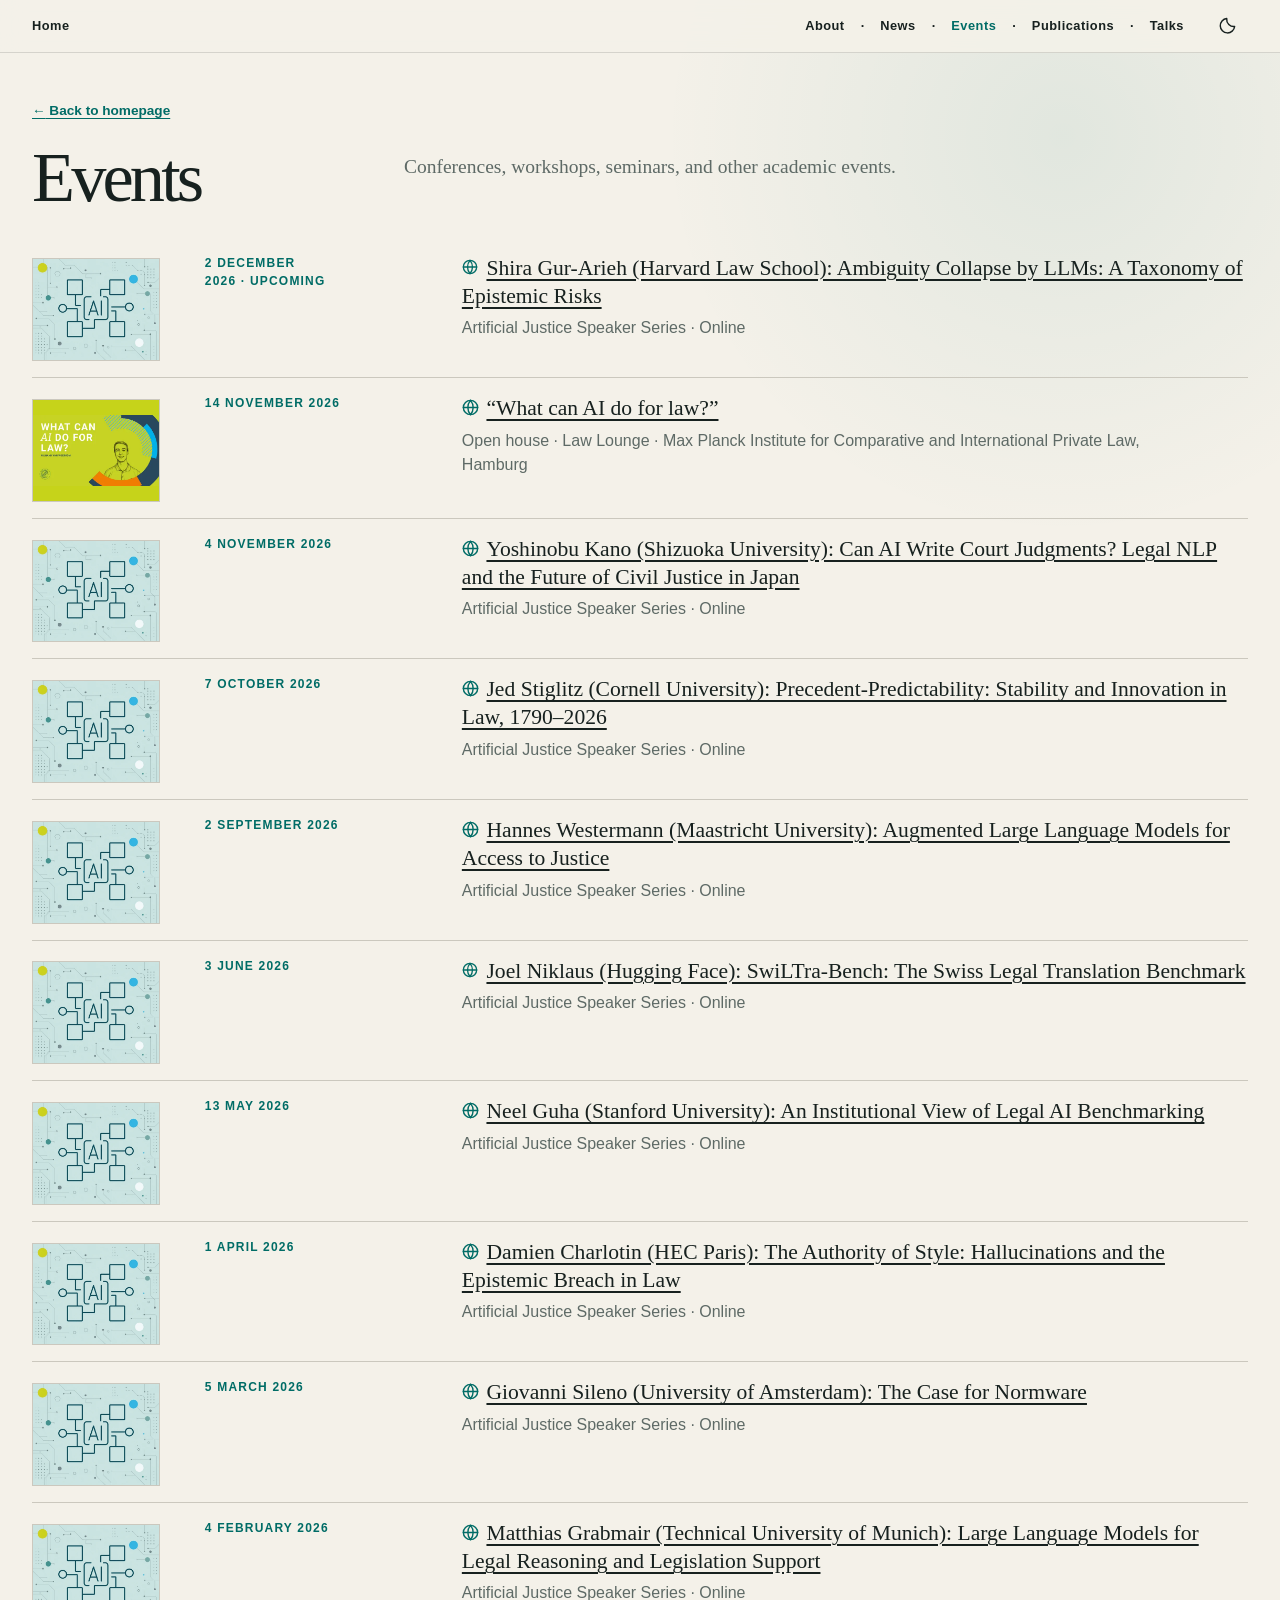
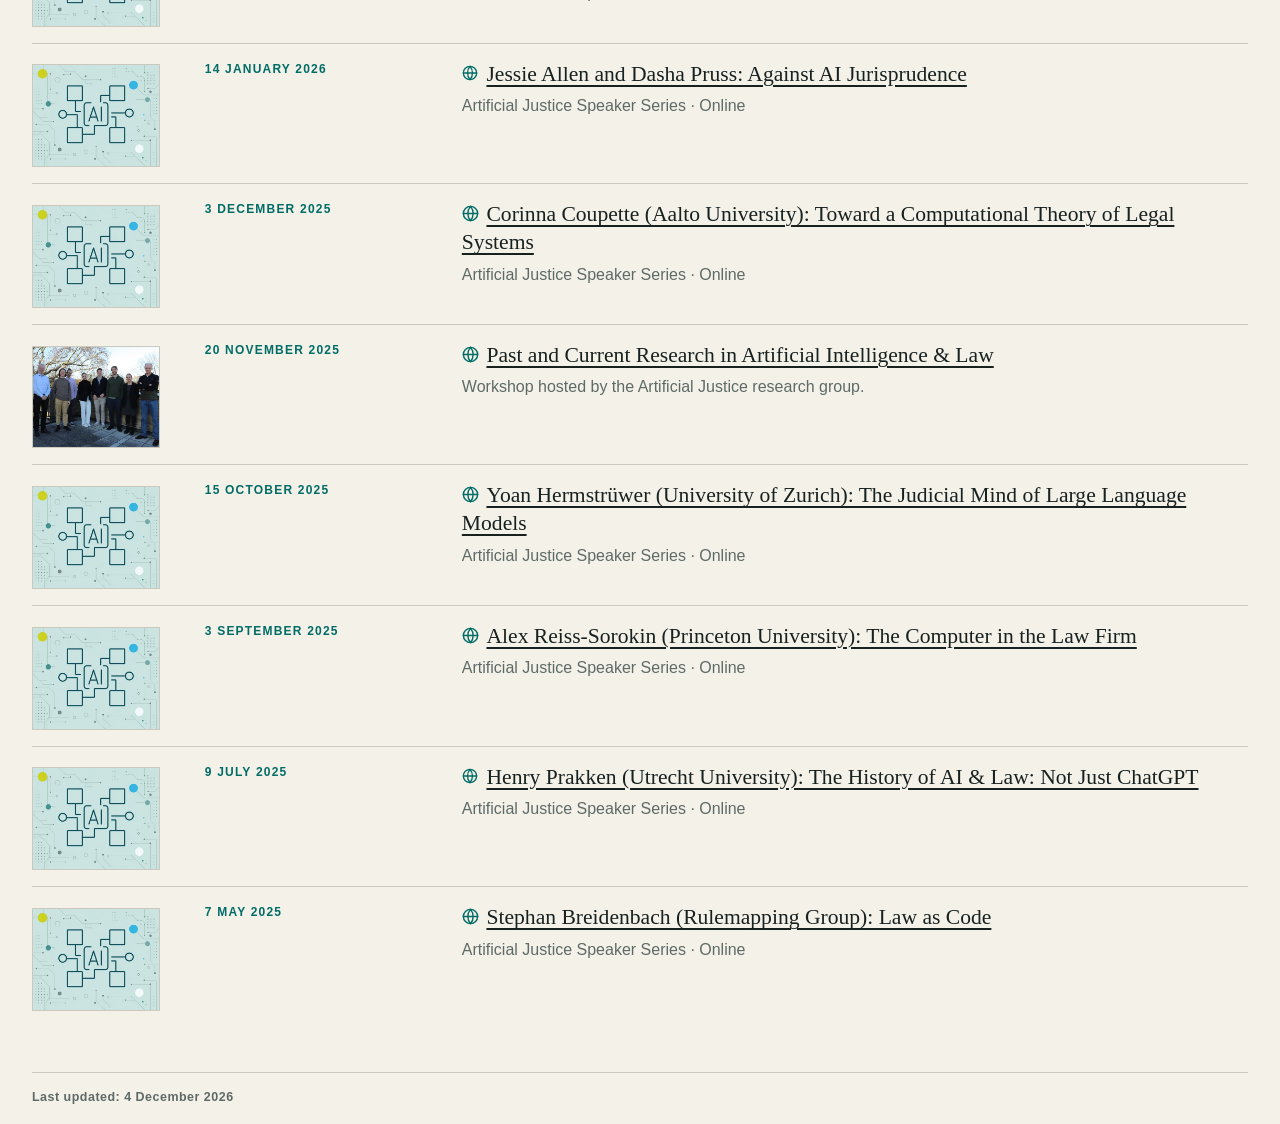
<file: events.html>
<!doctype html>
<html lang="en">
  <head>
    <meta charset="utf-8">
    <meta name="viewport" content="width=device-width, initial-scale=1">
    <meta name="theme-color" content="#f4f1e9">
    <meta name="description" content="Conferences, workshops, seminars, and other academic events.">
    <title>Events — Wijnand van Woerkom</title>
    <link rel="icon" href="favicon.ico?v=1" sizes="16x16 32x32 48x48 64x64">
    <link rel="icon" href="assets/icons/favicon.svg?v=13" type="image/svg+xml" sizes="any">
    <link rel="icon" href="assets/icons/favicon-32.png?v=13" sizes="32x32" type="image/png">
    <link rel="apple-touch-icon" href="assets/icons/apple-touch-icon.png?v=13">
    <script src="scripts/theme.js?v=4"></script>
    <link rel="stylesheet" href="styles.css?v=61">
    <script src="scripts/site.js?v=16" defer></script>
    <script src="scripts/lightbox.js?v=1" defer></script>
    <!-- Cloudflare Web Analytics -->
    <script
      type="module"
      src="https://static.cloudflareinsights.com/beacon.min.js"
      data-cf-beacon='{"token":"e4d41b147d684d9581b0b6d84099897e"}'
    ></script>
    <!-- End Cloudflare Web Analytics -->
  </head>
  <body>
    <a class="skip-link" href="#main-content">Skip to main content</a>

    <header class="site-header">
      <div class="header-inner">
        <nav aria-label="Primary navigation">
          <a class="home-link" href="index.html">Home</a>
          <span class="nav-separator nav-separator-home" aria-hidden="true">·</span>
          <a href="index.html#about">About</a>
          <span class="nav-separator" aria-hidden="true">·</span>
          <a href="news.html">News</a>
          <span class="nav-separator" aria-hidden="true">·</span>
          <a href="events.html" aria-current="page">Events</a>
          <span class="nav-separator" aria-hidden="true">·</span>
          <a href="index.html#publications">Publications</a>
          <span class="nav-separator" aria-hidden="true">·</span>
          <a href="index.html#talks">Talks</a>
        </nav>
        <button class="theme-toggle" type="button" data-theme-toggle aria-label="Switch to dark mode" title="Switch to dark mode" hidden>
          <svg class="theme-icon-moon" viewBox="0 0 24 24" aria-hidden="true" focusable="false">
            <path d="M20.8 13.1A9 9 0 0 1 10.9 3.2a9 9 0 1 0 9.9 9.9Z"></path>
          </svg>
          <svg class="theme-icon-sun" viewBox="0 0 24 24" aria-hidden="true" focusable="false">
            <circle cx="12" cy="12" r="4"></circle>
            <path d="M12 2v2M12 20v2M2 12h2M20 12h2M4.93 4.93l1.42 1.42M17.65 17.65l1.42 1.42M4.93 19.07l1.42-1.42M17.65 6.35l1.42-1.42"></path>
          </svg>
        </button>
      </div>
    </header>

    <main class="listing-page" id="main-content">
      <a class="back-link" href="index.html#events"><span aria-hidden="true">←</span> Back to homepage</a>
      <header class="listing-intro">
        <h1>Events</h1>
        <p>Conferences, workshops, seminars, and other academic events.</p>
      </header>

      <ol class="archive-list">
        <!-- Add new entries at the top and copy the first three to index.html. -->
        <li>
          <a class="item-thumbnail" href="assets/thumbnails/full/artificial-justice-light.webp?v=2" data-lightbox data-lightbox-dark="assets/thumbnails/full/artificial-justice-dark.webp?v=2" aria-haspopup="dialog" aria-label="Enlarge image for Shira Gur-Arieh (Harvard Law School): Ambiguity Collapse by LLMs: A Taxonomy of Epistemic Risks">
            <img class="thumbnail-light" src="assets/thumbnails/artificial-justice-light.webp?v=4" alt="" width="480" height="384" loading="lazy" decoding="async">
            <img class="thumbnail-dark" src="assets/thumbnails/artificial-justice-dark.webp?v=4" alt="" width="480" height="384" loading="lazy" decoding="async">
          </a>
          <p class="entry-date"><time datetime="2026-12-02">2 December 2026</time>&nbsp;<span class="entry-status">· Upcoming</span></p>
          <div>
            <h2>
              <a href="https://events.mpipriv.de/b?p=speaker_series_with_shira_gur_arieh">Shira Gur-Arieh (Harvard Law School): Ambiguity Collapse by LLMs: A Taxonomy of Epistemic Risks</a>
            </h2>
            <p>Artificial Justice Speaker Series · Online</p>
          </div>
        </li>
        <li>
          <a class="item-thumbnail" href="assets/thumbnails/full/lawsnack.webp" data-lightbox aria-haspopup="dialog" aria-label="Enlarge image for What can AI do for law?">
            <img class="thumbnail-lawsnack" src="assets/thumbnails/lawsnack.webp" alt="" width="480" height="384" loading="lazy" decoding="async">
          </a>
          <time datetime="2026-11-14">14 November 2026</time>
          <div>
            <h2>
              <a href="https://www.mpipriv.de/open-house">“What can AI do for law?”</a>
            </h2>
            <p>Open house · Law Lounge · Max Planck Institute for Comparative and International Private Law, Hamburg</p>
          </div>
        </li>
        <li>
          <a class="item-thumbnail" href="assets/thumbnails/full/artificial-justice-light.webp?v=2" data-lightbox data-lightbox-dark="assets/thumbnails/full/artificial-justice-dark.webp?v=2" aria-haspopup="dialog" aria-label="Enlarge image for Yoshinobu Kano (Shizuoka University): Can AI Write Court Judgments? Legal NLP and the Future of Civil Justice in Japan">
            <img class="thumbnail-light" src="assets/thumbnails/artificial-justice-light.webp?v=4" alt="" width="480" height="384" loading="lazy" decoding="async">
            <img class="thumbnail-dark" src="assets/thumbnails/artificial-justice-dark.webp?v=4" alt="" width="480" height="384" loading="lazy" decoding="async">
          </a>
          <time datetime="2026-11-04">4 November 2026</time>
          <div>
            <h2>
              <a href="https://www.mpipriv.de/events/47195/1926527">Yoshinobu Kano (Shizuoka University): Can AI Write Court Judgments? Legal NLP and the Future of Civil Justice in Japan</a>
            </h2>
            <p>Artificial Justice Speaker Series · Online</p>
          </div>
        </li>
        <li>
          <a class="item-thumbnail" href="assets/thumbnails/full/artificial-justice-light.webp?v=2" data-lightbox data-lightbox-dark="assets/thumbnails/full/artificial-justice-dark.webp?v=2" aria-haspopup="dialog" aria-label="Enlarge image for Jed Stiglitz (Cornell University): Precedent-Predictability: Stability and Innovation in Law, 1790–2026">
            <img class="thumbnail-light" src="assets/thumbnails/artificial-justice-light.webp?v=4" alt="" width="480" height="384" loading="lazy" decoding="async">
            <img class="thumbnail-dark" src="assets/thumbnails/artificial-justice-dark.webp?v=4" alt="" width="480" height="384" loading="lazy" decoding="async">
          </a>
          <time datetime="2026-10-07">7 October 2026</time>
          <div>
            <h2>
              <a href="https://www.mpipriv.de/events/46860/1929073">Jed Stiglitz (Cornell University): Precedent-Predictability: Stability and Innovation in Law, 1790–2026</a>
            </h2>
            <p>Artificial Justice Speaker Series · Online</p>
          </div>
        </li>
        <li>
          <a class="item-thumbnail" href="assets/thumbnails/full/artificial-justice-light.webp?v=2" data-lightbox data-lightbox-dark="assets/thumbnails/full/artificial-justice-dark.webp?v=2" aria-haspopup="dialog" aria-label="Enlarge image for Hannes Westermann (Maastricht University): Augmented Large Language Models for Access to Justice">
            <img class="thumbnail-light" src="assets/thumbnails/artificial-justice-light.webp?v=4" alt="" width="480" height="384" loading="lazy" decoding="async">
            <img class="thumbnail-dark" src="assets/thumbnails/artificial-justice-dark.webp?v=4" alt="" width="480" height="384" loading="lazy" decoding="async">
          </a>
          <time datetime="2026-09-02">2 September 2026</time>
          <div>
            <h2>
              <a href="https://www.mpipriv.de/events/46498/1929073">Hannes Westermann (Maastricht University): Augmented Large Language Models for Access to Justice</a>
            </h2>
            <p>Artificial Justice Speaker Series · Online</p>
          </div>
        </li>
        <li>
          <a class="item-thumbnail" href="assets/thumbnails/full/artificial-justice-light.webp?v=2" data-lightbox data-lightbox-dark="assets/thumbnails/full/artificial-justice-dark.webp?v=2" aria-haspopup="dialog" aria-label="Enlarge image for Joel Niklaus (Hugging Face): SwiLTra-Bench: The Swiss Legal Translation Benchmark">
            <img class="thumbnail-light" src="assets/thumbnails/artificial-justice-light.webp?v=4" alt="" width="480" height="384" loading="lazy" decoding="async">
            <img class="thumbnail-dark" src="assets/thumbnails/artificial-justice-dark.webp?v=4" alt="" width="480" height="384" loading="lazy" decoding="async">
          </a>
          <time datetime="2026-06-03">3 June 2026</time>
          <div>
            <h2>
              <a href="https://www.mpipriv.de/events/45762/1929073">Joel Niklaus (Hugging Face): SwiLTra-Bench: The Swiss Legal Translation Benchmark</a>
            </h2>
            <p>Artificial Justice Speaker Series · Online</p>
          </div>
        </li>
        <li>
          <a class="item-thumbnail" href="assets/thumbnails/full/artificial-justice-light.webp?v=2" data-lightbox data-lightbox-dark="assets/thumbnails/full/artificial-justice-dark.webp?v=2" aria-haspopup="dialog" aria-label="Enlarge image for Neel Guha (Stanford University): An Institutional View of Legal AI Benchmarking">
            <img class="thumbnail-light" src="assets/thumbnails/artificial-justice-light.webp?v=4" alt="" width="480" height="384" loading="lazy" decoding="async">
            <img class="thumbnail-dark" src="assets/thumbnails/artificial-justice-dark.webp?v=4" alt="" width="480" height="384" loading="lazy" decoding="async">
          </a>
          <time datetime="2026-05-13">13 May 2026</time>
          <div>
            <h2>
              <a href="https://www.mpipriv.de/events/45510/1929073">Neel Guha (Stanford University): An Institutional View of Legal AI Benchmarking</a>
            </h2>
            <p>Artificial Justice Speaker Series · Online</p>
          </div>
        </li>
        <li>
          <a class="item-thumbnail" href="assets/thumbnails/full/artificial-justice-light.webp?v=2" data-lightbox data-lightbox-dark="assets/thumbnails/full/artificial-justice-dark.webp?v=2" aria-haspopup="dialog" aria-label="Enlarge image for Damien Charlotin (HEC Paris): The Authority of Style: Hallucinations and the Epistemic Breach in Law">
            <img class="thumbnail-light" src="assets/thumbnails/artificial-justice-light.webp?v=4" alt="" width="480" height="384" loading="lazy" decoding="async">
            <img class="thumbnail-dark" src="assets/thumbnails/artificial-justice-dark.webp?v=4" alt="" width="480" height="384" loading="lazy" decoding="async">
          </a>
          <time datetime="2026-04-01">1 April 2026</time>
          <div>
            <h2>
              <a href="https://www.mpipriv.de/events/45052/1929073">Damien Charlotin (HEC Paris): The Authority of Style: Hallucinations and the Epistemic Breach in Law</a>
            </h2>
            <p>Artificial Justice Speaker Series · Online</p>
          </div>
        </li>
        <li>
          <a class="item-thumbnail" href="assets/thumbnails/full/artificial-justice-light.webp?v=2" data-lightbox data-lightbox-dark="assets/thumbnails/full/artificial-justice-dark.webp?v=2" aria-haspopup="dialog" aria-label="Enlarge image for Giovanni Sileno (University of Amsterdam): The Case for Normware">
            <img class="thumbnail-light" src="assets/thumbnails/artificial-justice-light.webp?v=4" alt="" width="480" height="384" loading="lazy" decoding="async">
            <img class="thumbnail-dark" src="assets/thumbnails/artificial-justice-dark.webp?v=4" alt="" width="480" height="384" loading="lazy" decoding="async">
          </a>
          <time datetime="2026-03-05">5 March 2026</time>
          <div>
            <h2>
              <a href="https://www.mpipriv.de/events/44891/1929073">Giovanni Sileno (University of Amsterdam): The Case for Normware</a>
            </h2>
            <p>Artificial Justice Speaker Series · Online</p>
          </div>
        </li>
        <li>
          <a class="item-thumbnail" href="assets/thumbnails/full/artificial-justice-light.webp?v=2" data-lightbox data-lightbox-dark="assets/thumbnails/full/artificial-justice-dark.webp?v=2" aria-haspopup="dialog" aria-label="Enlarge image for Matthias Grabmair (Technical University of Munich): Large Language Models for Legal Reasoning and Legislation Support">
            <img class="thumbnail-light" src="assets/thumbnails/artificial-justice-light.webp?v=4" alt="" width="480" height="384" loading="lazy" decoding="async">
            <img class="thumbnail-dark" src="assets/thumbnails/artificial-justice-dark.webp?v=4" alt="" width="480" height="384" loading="lazy" decoding="async">
          </a>
          <time datetime="2026-02-04">4 February 2026</time>
          <div>
            <h2>
              <a href="https://www.mpipriv.de/events/44492/1929073">Matthias Grabmair (Technical University of Munich): Large Language Models for Legal Reasoning and Legislation Support</a>
            </h2>
            <p>Artificial Justice Speaker Series · Online</p>
          </div>
        </li>
        <li>
          <a class="item-thumbnail" href="assets/thumbnails/full/artificial-justice-light.webp?v=2" data-lightbox data-lightbox-dark="assets/thumbnails/full/artificial-justice-dark.webp?v=2" aria-haspopup="dialog" aria-label="Enlarge image for Jessie Allen and Dasha Pruss: Against AI Jurisprudence">
            <img class="thumbnail-light" src="assets/thumbnails/artificial-justice-light.webp?v=4" alt="" width="480" height="384" loading="lazy" decoding="async">
            <img class="thumbnail-dark" src="assets/thumbnails/artificial-justice-dark.webp?v=4" alt="" width="480" height="384" loading="lazy" decoding="async">
          </a>
          <time datetime="2026-01-14">14 January 2026</time>
          <div>
            <h2>
              <a href="https://www.mpipriv.de/events/44152/1929073">Jessie Allen and Dasha Pruss: Against AI Jurisprudence</a>
            </h2>
            <p>Artificial Justice Speaker Series · Online</p>
          </div>
        </li>
        <li>
          <a class="item-thumbnail" href="assets/thumbnails/full/artificial-justice-light.webp?v=2" data-lightbox data-lightbox-dark="assets/thumbnails/full/artificial-justice-dark.webp?v=2" aria-haspopup="dialog" aria-label="Enlarge image for Corinna Coupette (Aalto University): Toward a Computational Theory of Legal Systems">
            <img class="thumbnail-light" src="assets/thumbnails/artificial-justice-light.webp?v=4" alt="" width="480" height="384" loading="lazy" decoding="async">
            <img class="thumbnail-dark" src="assets/thumbnails/artificial-justice-dark.webp?v=4" alt="" width="480" height="384" loading="lazy" decoding="async">
          </a>
          <time datetime="2025-12-03">3 December 2025</time>
          <div>
            <h2>
              <a href="https://www.mpipriv.de/events/43882/1929073">Corinna Coupette (Aalto University): Toward a Computational Theory of Legal Systems</a>
            </h2>
            <p>Artificial Justice Speaker Series · Online</p>
          </div>
        </li>
        <li>
          <a class="item-thumbnail" href="assets/thumbnails/full/aj-workshop.webp?v=1" data-lightbox aria-haspopup="dialog" aria-label="Enlarge image for Past and Current Research in Artificial Intelligence &amp; Law">
            <img src="assets/thumbnails/aj-workshop.webp?v=3" alt="" width="480" height="384" loading="lazy" decoding="async">
          </a>
          <time datetime="2025-11-20">20 November 2025</time>
          <div>
            <h2>
              <a href="https://www.mpipriv.de/1979161/research-group-news">Past and Current Research in Artificial Intelligence &amp; Law</a>
            </h2>
            <p>Workshop hosted by the Artificial Justice research group.</p>
          </div>
        </li>
        <li>
          <a class="item-thumbnail" href="assets/thumbnails/full/artificial-justice-light.webp?v=2" data-lightbox data-lightbox-dark="assets/thumbnails/full/artificial-justice-dark.webp?v=2" aria-haspopup="dialog" aria-label="Enlarge image for Yoan Hermstrüwer (University of Zurich): The Judicial Mind of Large Language Models">
            <img class="thumbnail-light" src="assets/thumbnails/artificial-justice-light.webp?v=4" alt="" width="480" height="384" loading="lazy" decoding="async">
            <img class="thumbnail-dark" src="assets/thumbnails/artificial-justice-dark.webp?v=4" alt="" width="480" height="384" loading="lazy" decoding="async">
          </a>
          <time datetime="2025-10-15">15 October 2025</time>
          <div>
            <h2>
              <a href="https://www.mpipriv.de/events/43314/1929073">Yoan Hermstrüwer (University of Zurich): The Judicial Mind of Large Language Models</a>
            </h2>
            <p>Artificial Justice Speaker Series · Online</p>
          </div>
        </li>
        <li>
          <a class="item-thumbnail" href="assets/thumbnails/full/artificial-justice-light.webp?v=2" data-lightbox data-lightbox-dark="assets/thumbnails/full/artificial-justice-dark.webp?v=2" aria-haspopup="dialog" aria-label="Enlarge image for Alex Reiss-Sorokin (Princeton University): The Computer in the Law Firm">
            <img class="thumbnail-light" src="assets/thumbnails/artificial-justice-light.webp?v=4" alt="" width="480" height="384" loading="lazy" decoding="async">
            <img class="thumbnail-dark" src="assets/thumbnails/artificial-justice-dark.webp?v=4" alt="" width="480" height="384" loading="lazy" decoding="async">
          </a>
          <time datetime="2025-09-03">3 September 2025</time>
          <div>
            <h2>
              <a href="https://www.mpipriv.de/events/42807/1929073">Alex Reiss-Sorokin (Princeton University): The Computer in the Law Firm</a>
            </h2>
            <p>Artificial Justice Speaker Series · Online</p>
          </div>
        </li>
        <li>
          <a class="item-thumbnail" href="assets/thumbnails/full/artificial-justice-light.webp?v=2" data-lightbox data-lightbox-dark="assets/thumbnails/full/artificial-justice-dark.webp?v=2" aria-haspopup="dialog" aria-label="Enlarge image for Henry Prakken (Utrecht University): The History of AI &amp; Law: Not Just ChatGPT">
            <img class="thumbnail-light" src="assets/thumbnails/artificial-justice-light.webp?v=4" alt="" width="480" height="384" loading="lazy" decoding="async">
            <img class="thumbnail-dark" src="assets/thumbnails/artificial-justice-dark.webp?v=4" alt="" width="480" height="384" loading="lazy" decoding="async">
          </a>
          <time datetime="2025-07-09">9 July 2025</time>
          <div>
            <h2>
              <a href="https://www.mpipriv.de/events/42325/1929073">Henry Prakken (Utrecht University): The History of AI &amp; Law: Not Just ChatGPT</a>
            </h2>
            <p>Artificial Justice Speaker Series · Online</p>
          </div>
        </li>
        <li>
          <a class="item-thumbnail" href="assets/thumbnails/full/artificial-justice-light.webp?v=2" data-lightbox data-lightbox-dark="assets/thumbnails/full/artificial-justice-dark.webp?v=2" aria-haspopup="dialog" aria-label="Enlarge image for Stephan Breidenbach (Rulemapping Group): Law as Code">
            <img class="thumbnail-light" src="assets/thumbnails/artificial-justice-light.webp?v=4" alt="" width="480" height="384" loading="lazy" decoding="async">
            <img class="thumbnail-dark" src="assets/thumbnails/artificial-justice-dark.webp?v=4" alt="" width="480" height="384" loading="lazy" decoding="async">
          </a>
          <time datetime="2025-05-07">7 May 2025</time>
          <div>
            <h2>
              <a href="https://www.mpipriv.de/events/41716/1929073">Stephan Breidenbach (Rulemapping Group): Law as Code</a>
            </h2>
            <p>Artificial Justice Speaker Series · Online</p>
          </div>
        </li>
      </ol>
    </main>

    <footer class="site-footer">
      <p>Last updated: <time data-last-updated>recently</time></p>
    </footer>
  </body>
</html>
</file>
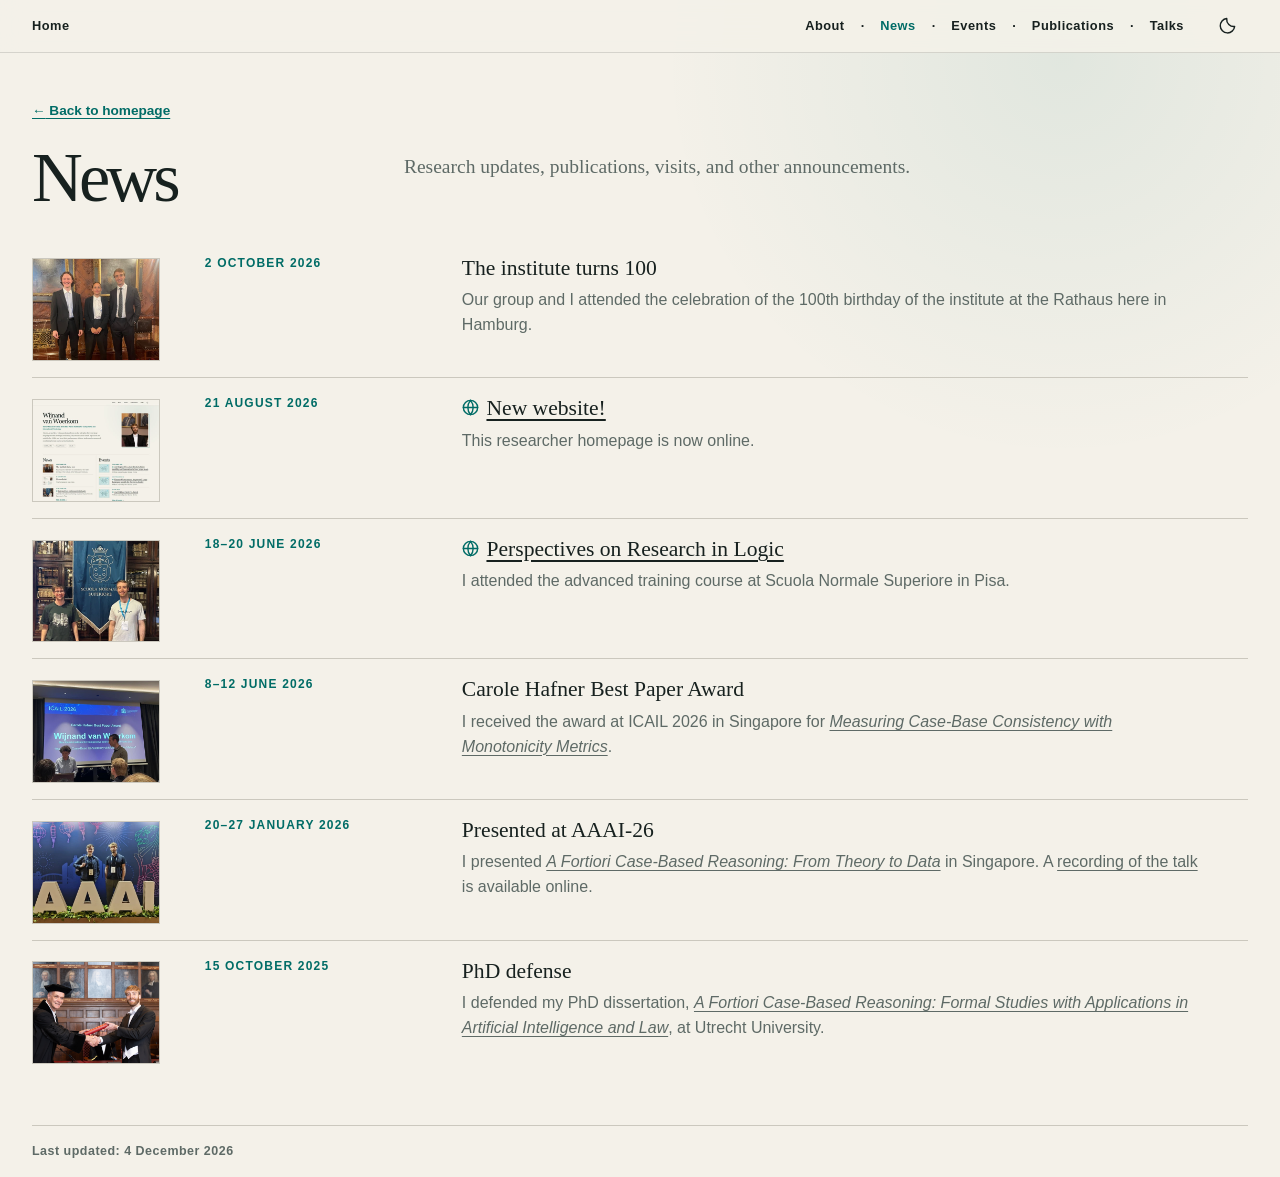
<file: news.html>
<!doctype html>
<html lang="en">
  <head>
    <meta charset="utf-8">
    <meta name="viewport" content="width=device-width, initial-scale=1">
    <meta name="theme-color" content="#f4f1e9">
    <meta name="description" content="News and research updates from Wijnand van Woerkom.">
    <title>News — Wijnand van Woerkom</title>
    <link rel="icon" href="favicon.ico?v=1" sizes="16x16 32x32 48x48 64x64">
    <link rel="icon" href="assets/icons/favicon.svg?v=13" type="image/svg+xml" sizes="any">
    <link rel="icon" href="assets/icons/favicon-32.png?v=13" sizes="32x32" type="image/png">
    <link rel="apple-touch-icon" href="assets/icons/apple-touch-icon.png?v=13">
    <script src="scripts/theme.js?v=4"></script>
    <link rel="stylesheet" href="styles.css?v=61">
    <script src="scripts/site.js?v=16" defer></script>
    <script src="scripts/lightbox.js?v=1" defer></script>
    <!-- Cloudflare Web Analytics -->
    <script
      type="module"
      src="https://static.cloudflareinsights.com/beacon.min.js"
      data-cf-beacon='{"token":"e4d41b147d684d9581b0b6d84099897e"}'
    ></script>
    <!-- End Cloudflare Web Analytics -->
  </head>
  <body>
    <a class="skip-link" href="#main-content">Skip to main content</a>

    <header class="site-header">
      <div class="header-inner">
        <nav aria-label="Primary navigation">
          <a class="home-link" href="index.html">Home</a>
          <span class="nav-separator nav-separator-home" aria-hidden="true">·</span>
          <a href="index.html#about">About</a>
          <span class="nav-separator" aria-hidden="true">·</span>
          <a href="news.html" aria-current="page">News</a>
          <span class="nav-separator" aria-hidden="true">·</span>
          <a href="events.html">Events</a>
          <span class="nav-separator" aria-hidden="true">·</span>
          <a href="index.html#publications">Publications</a>
          <span class="nav-separator" aria-hidden="true">·</span>
          <a href="index.html#talks">Talks</a>
        </nav>
        <button class="theme-toggle" type="button" data-theme-toggle aria-label="Switch to dark mode" title="Switch to dark mode" hidden>
          <svg class="theme-icon-moon" viewBox="0 0 24 24" aria-hidden="true" focusable="false">
            <path d="M20.8 13.1A9 9 0 0 1 10.9 3.2a9 9 0 1 0 9.9 9.9Z"></path>
          </svg>
          <svg class="theme-icon-sun" viewBox="0 0 24 24" aria-hidden="true" focusable="false">
            <circle cx="12" cy="12" r="4"></circle>
            <path d="M12 2v2M12 20v2M2 12h2M20 12h2M4.93 4.93l1.42 1.42M17.65 17.65l1.42 1.42M4.93 19.07l1.42-1.42M17.65 6.35l1.42-1.42"></path>
          </svg>
        </button>
      </div>
    </header>

    <main class="listing-page" id="main-content">
      <a class="back-link" href="index.html#news"><span aria-hidden="true">←</span> Back to homepage</a>
      <header class="listing-intro">
        <h1>News</h1>
        <p>Research updates, publications, visits, and other announcements.</p>
      </header>

      <ol class="archive-list">
        <!-- Add new entries at the top and copy the first three to index.html. -->
        <li>
          <a class="item-thumbnail" href="assets/thumbnails/full/institute-centenary.webp?v=1" data-lightbox aria-haspopup="dialog" aria-label="Enlarge image for The institute turns 100">
            <img src="assets/thumbnails/institute-centenary.webp?v=3" alt="" width="480" height="384" loading="lazy" decoding="async">
          </a>
          <time datetime="2026-10-02">2 October 2026</time>
          <div>
            <h2>The institute turns 100</h2>
            <p>Our group and I attended the celebration of the 100th birthday of the institute at the Rathaus here in Hamburg.</p>
          </div>
        </li>
        <li>
          <a class="item-thumbnail" href="assets/thumbnails/full/website-light.webp?v=2" data-lightbox data-lightbox-dark="assets/thumbnails/full/website-dark.webp?v=2" aria-haspopup="dialog" aria-label="Enlarge image for New website!">
            <img class="thumbnail-light" src="assets/thumbnails/website-light.webp?v=4" alt="" width="480" height="384" loading="lazy" decoding="async">
            <img class="thumbnail-dark" src="assets/thumbnails/website-dark.webp?v=4" alt="" width="480" height="384" loading="lazy" decoding="async">
          </a>
          <time datetime="2026-08-21">21 August 2026</time>
          <div>
            <h2><a href="https://wijnand.de/">New website!</a></h2>
            <p>This researcher homepage is now online.</p>
          </div>
        </li>
        <li>
          <a class="item-thumbnail" href="assets/thumbnails/full/pisa.webp?v=1" data-lightbox aria-haspopup="dialog" aria-label="Enlarge image for Perspectives on Research in Logic">
            <img src="assets/thumbnails/pisa.webp?v=4" alt="" width="480" height="384" loading="lazy" decoding="async">
          </a>
          <time datetime="2026-06-18">18–20 June 2026</time>
          <div>
            <h2><a href="https://www.sns.it/it/evento/perspectives-research-logic">Perspectives on Research in Logic</a></h2>
            <p>I attended the advanced training course at Scuola Normale Superiore in Pisa.</p>
          </div>
        </li>
        <li>
          <a class="item-thumbnail" href="assets/thumbnails/full/icail26prize.webp?v=1" data-lightbox aria-haspopup="dialog" aria-label="Enlarge image for Carole Hafner Best Paper Award">
            <img src="assets/thumbnails/icail26prize.webp?v=3" alt="" width="480" height="384" loading="lazy" decoding="async">
          </a>
          <time datetime="2026-06-08">8–12 June 2026</time>
          <div>
            <h2>Carole Hafner Best Paper Award</h2>
            <p>
              I received the award at ICAIL 2026 in Singapore for
              <a href="assets/documents/publications/woerkom2026measuringcasebase.pdf"><em>Measuring Case-Base Consistency with Monotonicity Metrics</em></a>.
            </p>
          </div>
        </li>
        <li>
          <a class="item-thumbnail" href="assets/thumbnails/full/aaai26.webp?v=1" data-lightbox aria-haspopup="dialog" aria-label="Enlarge image for Presented at AAAI-26">
            <img src="assets/thumbnails/aaai26.webp?v=3" alt="" width="480" height="384" loading="lazy" decoding="async">
          </a>
          <time datetime="2026-01-20">20–27 January 2026</time>
          <div>
            <h2>Presented at AAAI-26</h2>
            <p>
              I presented
              <a href="https://doi.org/10.1613/jair.1.15178"><em>A Fortiori Case-Based Reasoning: From Theory to Data</em></a>
              in Singapore. A <a href="https://underline.io/lecture/143547-a-fortiori-case-based-reasoning-from-theory-to-data">recording of the talk</a> is available online.
            </p>
          </div>
        </li>
        <li>
          <a class="item-thumbnail" href="assets/thumbnails/full/defense.webp?v=3" data-lightbox aria-haspopup="dialog" aria-label="Enlarge image for PhD defense">
            <img src="assets/thumbnails/defense.webp?v=3" alt="" width="480" height="384" loading="lazy" decoding="async">
          </a>
          <time datetime="2025-10-15">15 October 2025</time>
          <div>
            <h2>PhD defense</h2>
            <p>
              I defended my PhD dissertation,
              <a href="assets/documents/publications/proefschrift_web.pdf"><em>A Fortiori Case-Based Reasoning: Formal Studies with Applications in Artificial Intelligence and Law</em></a>,
              at Utrecht University.
            </p>
          </div>
        </li>
      </ol>
    </main>

    <footer class="site-footer">
      <p>Last updated: <time data-last-updated>recently</time></p>
    </footer>
  </body>
</html>
</file>
<file: styles.css>
:root {
  --ink: #17211f;
  --muted: #5e6a66;
  --paper: #f4f1e9;
  --accent: #006c66;
  --accent-soft: #c9dcd7;
  --line: #cbc8be;
  --accent-glow: rgb(0 108 102 / 8%);
  --header-background: rgb(244 241 233 / 92%);
  --header-line: rgb(23 33 31 / 14%);
  --surface-hover: rgb(255 255 255 / 48%);
  --content-width: 76rem;
  --section-padding: clamp(1.375rem, 2.25vw, 1.75rem);
  --divider-heading-size: clamp(1.4rem, 2.2vw, 1.75rem);
  --divider-heading-inset: 0.25rem;
  --divider-heading-gap: 0.85rem;
  --entry-divider-padding: 0.8rem;
  color-scheme: light;
  color: var(--ink);
  background: var(--paper);
  font-family: Inter, ui-sans-serif, -apple-system, BlinkMacSystemFont, "Segoe UI", sans-serif;
  font-synthesis: none;
  text-rendering: optimizeLegibility;
}

:root[data-theme="dark"] {
  --ink: #e8e6de;
  --muted: #adb9b2;
  --paper: #18211f;
  --accent: #7bc9bc;
  --accent-soft: #29463f;
  --line: #394640;
  --accent-glow: rgb(123 201 188 / 6%);
  --header-background: rgb(24 33 31 / 92%);
  --header-line: rgb(232 230 222 / 14%);
  --surface-hover: rgb(123 201 188 / 8%);
  color-scheme: dark;
}

*,
*::before,
*::after {
  box-sizing: border-box;
}

html {
  scroll-behavior: smooth;
}

[id] {
  scroll-margin-top: 4.25rem;
}

body {
  min-width: 18rem;
  margin: 0;
  background:
    radial-gradient(circle at 83% 5%, var(--accent-glow), transparent 25rem),
    var(--paper);
  color: var(--ink);
  line-height: 1.55;
}

img {
  display: block;
  height: auto;
  max-width: 100%;
}

button,
input,
textarea,
select {
  font: inherit;
}

a {
  color: inherit;
  text-decoration-thickness: 0.08em;
  text-underline-offset: 0.2em;
}

a:hover {
  color: var(--accent);
}

a:focus-visible,
button:focus-visible {
  border-radius: 0.15rem;
  outline: 0.2rem solid var(--accent);
  outline-offset: 0.25rem;
}

.skip-link {
  position: fixed;
  z-index: 20;
  top: 0.75rem;
  left: 0.75rem;
  padding: 0.65rem 0.9rem;
  transform: translateY(-200%);
  background: var(--ink);
  color: var(--paper);
}

.skip-link:focus {
  transform: translateY(0);
}

.site-header {
  position: sticky;
  z-index: 10;
  top: 0;
  border-bottom: 1px solid var(--header-line);
  background: var(--header-background);
  backdrop-filter: blur(0.75rem);
}

.header-inner,
.hero,
.split-section,
.content-section,
.listing-page,
.site-footer {
  width: min(calc(100% - 3rem), var(--content-width));
  margin-inline: auto;
}

.header-inner {
  display: flex;
  min-height: 3.25rem;
  align-items: center;
  justify-content: flex-end;
  gap: clamp(0.5rem, 2vw, 1.5rem);
}

nav {
  display: flex;
  flex: 1;
  min-width: 0;
  align-items: center;
  gap: clamp(0.4rem, 1.25vw, 1rem);
}

nav,
.home-link {
  font-size: 0.8rem;
  font-weight: 650;
  letter-spacing: 0.04em;
}

nav a,
.home-link {
  text-decoration: none;
}

nav a {
  display: inline-flex;
  flex: 0 0 auto;
  min-height: 2.5rem;
  align-items: center;
}

.nav-separator {
  flex: 0 0 auto;
  font-weight: 900;
  letter-spacing: 0;
}

.nav-separator-home {
  display: none;
}

nav a[aria-current="page"] {
  color: var(--accent);
}

.theme-toggle {
  display: inline-grid;
  flex: 0 0 auto;
  width: 2.5rem;
  height: 2.5rem;
  padding: 0;
  border: 0;
  border-radius: 50%;
  place-items: center;
  background: transparent;
  color: var(--ink);
  cursor: pointer;
  transition: color 160ms ease, background-color 160ms ease;
}

.home-link {
  margin-inline-end: auto;
}

.theme-toggle[hidden] {
  display: none;
}

.theme-toggle:hover {
  background: var(--surface-hover);
  color: var(--accent);
}

.theme-toggle svg {
  width: 1.2rem;
  height: 1.2rem;
  fill: none;
  stroke: currentColor;
  stroke-width: 1.8;
  stroke-linecap: round;
  stroke-linejoin: round;
}

.theme-toggle .theme-icon-sun,
:root[data-theme="dark"] .theme-toggle .theme-icon-moon {
  display: none;
}

:root[data-theme="dark"] .theme-toggle .theme-icon-sun {
  display: block;
}

.hero {
  display: grid;
  grid-template-columns: minmax(0, 1.45fr) minmax(16rem, 0.65fr);
  align-items: center;
  gap: clamp(2rem, 4vw, 4rem);
  padding-block: var(--section-padding);
}

.hero-copy {
  max-width: 49rem;
}

.entry-type,
.entry-date,
.preview-list time,
.archive-list time {
  color: var(--accent);
  font-size: 0.75rem;
  font-weight: 750;
  letter-spacing: 0.1em;
  text-transform: uppercase;
}

h1,
h2,
h3,
p {
  overflow-wrap: break-word;
}

h1,
h2 {
  font-family: Georgia, "Times New Roman", serif;
  font-weight: 400;
}

h1 {
  max-width: 11ch;
  margin: 0;
  font-size: clamp(2.8rem, 5.4vw, 4.5rem);
  letter-spacing: -0.055em;
  line-height: 0.92;
}

.name-heading {
  min-height: 1.84em;
  max-width: none;
  font-size: clamp(2.5rem, 4.6vw, 3.75rem);
}

.name-part {
  display: flex;
  width: max-content;
  min-height: 0.92em;
  align-items: center;
  gap: 0.35rem;
}

.name-toggle {
  flex: 0 0 auto;
  margin: 0;
  padding: 0;
  border: 0;
  background: transparent;
  color: inherit;
  cursor: pointer;
  font-family: inherit;
  font-size: inherit;
  font-weight: inherit;
  letter-spacing: inherit;
  line-height: inherit;
  text-align: left;
}

.name-ipa {
  display: none;
  white-space: nowrap;
}

.name-part.is-expanded .name-standard {
  display: none;
}

.name-part.is-expanded .name-ipa {
  display: inline;
}

.pronunciation-play {
  display: none;
  width: 1.8rem;
  height: 1.8rem;
  padding: 0.3rem;
  border: 1px solid var(--line);
  border-radius: 50%;
  place-items: center;
  background: transparent;
  color: var(--accent);
  cursor: pointer;
  transition: border-color 160ms ease, background-color 160ms ease, color 160ms ease;
}

.pronunciation-play:not([hidden]) {
  display: inline-grid;
}

.pronunciation-play:hover,
.pronunciation-play.is-playing {
  border-color: var(--accent);
  background: var(--accent);
  color: var(--paper);
}

.pronunciation-play svg {
  width: 100%;
  height: 100%;
  overflow: visible;
  fill: currentColor;
  stroke: currentColor;
  stroke-width: 1.8;
  stroke-linecap: round;
  stroke-linejoin: round;
}

.pronunciation-play svg path:first-child {
  stroke: none;
}

.name-heading audio {
  display: none;
}

.role {
  max-width: 41rem;
  margin: 1rem 0 0;
  color: var(--accent);
  font-size: clamp(0.98rem, 1.5vw, 1.1rem);
  font-weight: 650;
  line-height: 1.45;
}

.introduction {
  max-width: 43rem;
  margin: 0.8rem 0 0;
  color: var(--muted);
  font-family: Georgia, "Times New Roman", serif;
  font-size: clamp(1.05rem, 1.6vw, 1.22rem);
  line-height: 1.55;
}

.profile-links {
  display: flex;
  flex-wrap: wrap;
  gap: 0.55rem;
  margin: 1.1rem 0 0;
  padding: 0;
  list-style: none;
}

.profile-links a {
  display: inline-flex;
  gap: 0.45rem;
  align-items: center;
  padding: 0.48rem 0.72rem;
  border: 1px solid var(--line);
  border-radius: 100vmax;
  font-size: 0.8rem;
  font-weight: 650;
  text-decoration: none;
  transition: border-color 160ms ease, background-color 160ms ease;
}

.profile-links a:hover {
  border-color: var(--accent);
  background: var(--surface-hover);
}

.portrait-wrap {
  position: relative;
  width: 100%;
  max-width: 16rem;
  /* Include the accent frame's lower edge in the section's visible bounds. */
  margin: 0 0.75rem 0.75rem 0;
  justify-self: end;
}

.portrait-accent {
  position: absolute;
  inset: 0.75rem -0.75rem -0.75rem 0.75rem;
  border: 1px solid var(--accent);
}

.portrait-frame {
  position: relative;
  display: block;
  overflow: hidden;
}

.portrait {
  position: relative;
  width: 100%;
  aspect-ratio: 4 / 5;
  object-fit: cover;
}

/* Crop the original event artwork to (1020, 200, 640, 800),
   keeping the illustrated face centered without altering the source image. */
.portrait[src*="wijnand-portrait-6.webp"] {
  object-position: 85.98485% 50%;
  transform: translateY(-7.5%) scale(1.35);
}

.split-section,
.content-section {
  --section-padding: clamp(0.5rem, calc(3.5vw - 1.5rem), 1.25rem);
}

.split-section {
  --split-gap: clamp(1.25rem, 2.5vw, 2rem);
  --thumbnail-width: clamp(5rem, 8.5vw, 7.5rem);
  display: grid;
  grid-template-columns: repeat(2, minmax(0, 1fr));
}

.split-panel {
  --preview-link-space: 6.5rem;
  display: grid;
  grid-template-columns: var(--thumbnail-width) minmax(0, 1fr);
  grid-template-rows: auto 1fr;
  gap: 0.65rem var(--split-gap);
  align-content: start;
  align-items: start;
  min-width: 0;
  padding-block: var(--section-padding);
  padding-top: var(--divider-heading-inset);
}

.split-panel > .section-heading,
.split-panel > .section-content {
  grid-column: 1 / -1;
}

.section-heading::after {
  flex: 1;
  height: 1px;
  background: var(--line);
}

.split-panel > .section-heading::after {
  content: "";
}

.split-panel > .section-content {
  align-self: stretch;
}

.split-panel .text-link {
  position: absolute;
  right: 0;
  bottom: 0;
  margin-top: 0;
  white-space: nowrap;
}

.preview-ending {
  /* Keep the final words beside the archive link without narrowing every line. */
  white-space: nowrap;
}

.preview-ending::after {
  content: "";
  display: inline-block;
  width: var(--preview-link-space);
}

.split-panel:first-child {
  padding-right: var(--split-gap);
}

.split-panel + .split-panel {
  --preview-link-space: 7.5rem;
  padding-left: var(--split-gap);
  border-left: 1px solid var(--line);
}

@media (min-width: 761px) {
  .split-panel:first-child > .section-heading::after {
    /* Bridge both gutters, leaving the same gap on either side of Events. */
    margin-right: calc(var(--divider-heading-gap) - 2 * var(--split-gap) - 1px);
  }

  .split-panel + .split-panel {
    position: relative;
    border-left-color: transparent;
  }

  .split-panel + .split-panel::before {
    content: "";
    position: absolute;
    /* Match the top edge of the 1px rule centered beside the heading. */
    top: calc(var(--divider-heading-inset) + (var(--divider-heading-size) - 1px) / 2);
    bottom: 0;
    left: -1px;
    width: 1px;
    background: var(--line);
    pointer-events: none;
  }
}

h2 {
  margin: 0;
  font-size: clamp(1.7rem, 3.1vw, 2.5rem);
  letter-spacing: -0.05em;
  line-height: 1;
}

h3 {
  margin: 0;
  font-family: Georgia, "Times New Roman", serif;
  font-size: clamp(1.05rem, 1.8vw, 1.32rem);
  font-weight: 500;
  line-height: 1.3;
}

.preview-list h3 > a::before,
.event-list h3 > a::before,
.archive-list h2 > a::before {
  display: inline-block;
  width: 0.78em;
  height: 0.78em;
  margin-right: 0.36em;
  background: var(--accent);
  content: "";
  mask: url("data:image/svg+xml,%3Csvg xmlns='http://www.w3.org/2000/svg' viewBox='0 0 24 24' fill='none' stroke='black' stroke-width='2' stroke-linecap='round' stroke-linejoin='round'%3E%3Ccircle cx='12' cy='12' r='10'/%3E%3Cpath d='M2 12h20M12 2a15.3 15.3 0 0 1 0 20M12 2a15.3 15.3 0 0 0 0 20'/%3E%3C/svg%3E") center / contain no-repeat;
  vertical-align: -0.04em;
  -webkit-mask: url("data:image/svg+xml,%3Csvg xmlns='http://www.w3.org/2000/svg' viewBox='0 0 24 24' fill='none' stroke='black' stroke-width='2' stroke-linecap='round' stroke-linejoin='round'%3E%3Ccircle cx='12' cy='12' r='10'/%3E%3Cpath d='M2 12h20M12 2a15.3 15.3 0 0 1 0 20M12 2a15.3 15.3 0 0 0 0 20'/%3E%3C/svg%3E") center / contain no-repeat;
}

.preview-list,
.archive-list,
.event-list,
.publication-list {
  margin: 0;
  padding: 0;
  list-style: none;
}

.preview-list li {
  display: grid;
  grid-template-columns: var(--thumbnail-width) minmax(0, 1fr);
  gap: var(--split-gap);
  align-items: start;
  padding-block: var(--entry-divider-padding);
  border-bottom: 1px solid var(--line);
}

.item-thumbnail {
  display: block;
  width: 100%;
  min-width: 0;
  align-self: start;
  /* Align with the date capitals, allowing for the line's built-in leading. */
  margin-top: 0.3rem;
  overflow: hidden;
  /* Reserve space for the frame without covering the photo or the margins. */
  border: 1px solid var(--line);
  cursor: zoom-in;
}

.item-thumbnail:focus-visible {
  outline: 0.2rem solid var(--accent);
  outline-offset: 0.15rem;
}

.item-thumbnail img {
  width: 100%;
  height: auto;
  aspect-ratio: 5 / 4;
  object-fit: cover;
}

.item-thumbnail .thumbnail-lawsnack {
  object-fit: contain;
  background: #c6d31a;
}

.item-thumbnail .thumbnail-dark,
:root[data-theme="dark"] .item-thumbnail .thumbnail-light {
  display: none;
}

:root[data-theme="dark"] .item-thumbnail .thumbnail-dark {
  display: block;
}

.image-lightbox {
  position: fixed;
  inset: 0;
  width: 100%;
  height: 100%;
  height: 100dvh;
  max-width: none;
  max-height: none;
  margin: 0;
  padding: 3.5rem clamp(0.75rem, 3vw, 2.5rem);
  border: 0;
  background: transparent;
  overflow: hidden;
}

.image-lightbox[open] {
  display: grid;
  place-items: center;
}

.image-lightbox::backdrop {
  background: rgb(0 0 0 / 72%);
}

.image-lightbox-image {
  width: auto;
  height: auto;
  max-width: 100%;
  max-height: calc(100vh - 7rem);
  max-height: calc(100dvh - 7rem);
  object-fit: contain;
  box-shadow: 0 0.75rem 3rem rgb(0 0 0 / 24%);
}

.image-lightbox-close {
  position: fixed;
  top: max(0.65rem, env(safe-area-inset-top));
  right: max(0.65rem, env(safe-area-inset-right));
  display: grid;
  width: 2.75rem;
  height: 2.75rem;
  padding: 0;
  border: 1px solid rgb(255 255 255 / 28%);
  border-radius: 50%;
  place-items: center;
  background: rgb(0 0 0 / 30%);
  color: #fff;
  cursor: pointer;
}

.image-lightbox-close:hover {
  background: rgb(0 0 0 / 60%);
}

.image-lightbox-close:focus-visible {
  outline-color: #fff;
}

.image-lightbox-close svg {
  width: 1.2rem;
  height: 1.2rem;
  fill: none;
  stroke: currentColor;
  stroke-width: 2;
  stroke-linecap: round;
}

.preview-list li:first-child {
  padding-top: 0;
}

.preview-list li:last-child {
  padding-bottom: 0;
  border-bottom: 0;
}

.preview-list li > div > time,
.preview-list .entry-date {
  display: block;
  margin: 0 0 0.3rem;
}

.preview-list p:not(.entry-date) {
  margin: 0.35rem 0 0;
  color: var(--muted);
}

.entry-status {
  white-space: nowrap;
}

.text-link {
  display: inline-block;
  margin-top: 0.9rem;
  color: var(--accent);
  font-weight: 700;
}

.content-section {
  display: grid;
  grid-template-columns: minmax(8rem, 0.22fr) minmax(0, 1fr);
  gap: clamp(1rem, 2vw, 2rem);
  padding-block: var(--section-padding);
  border-top: 1px solid var(--line);
}

.section-heading {
  display: flex;
  align-items: center;
  align-self: start;
  gap: var(--divider-heading-gap);
}

.section-heading h2 {
  flex: 0 0 auto;
  max-width: none;
  /* Align the visible first letter, using its measured font side bearing. */
  margin-left: var(--heading-optical-offset, 0px);
  font-size: var(--divider-heading-size);
  letter-spacing: -0.035em;
  line-height: 1;
}

.section-content {
  position: relative;
  min-width: 0;
}

.publication-list {
  counter-reset: publication;
}

.publication-list li {
  position: relative;
  padding: 0 0 var(--entry-divider-padding) 2.75rem;
  counter-increment: publication;
}

.publication-list li + li {
  padding-top: var(--entry-divider-padding);
  border-top: 1px solid var(--line);
}

.publication-list li::before {
  position: absolute;
  top: 0;
  left: 0;
  color: var(--accent);
  content: counter(publication, decimal-leading-zero);
  font-family: Georgia, "Times New Roman", serif;
  font-size: 1.15rem;
  line-height: 1;
}

.publication-list li + li::before {
  top: var(--entry-divider-padding);
}

.publication-list.is-collapsed > li:nth-child(n + 6) {
  display: none;
}

.publication-list > li:last-child,
.publication-list.is-collapsed > li:nth-child(5) {
  padding-bottom: 0;
}

.publication-list > li:last-child article > :last-child,
.publication-list.is-collapsed > li:nth-child(5) article > :last-child {
  min-height: 2rem;
  padding-right: 2.5rem;
}

.event-list.is-collapsed > li:nth-child(n + 6) {
  display: none;
}

.entry-type {
  margin: 0 0 0.35rem;
}

.publication-links {
  white-space: nowrap;
}

@media (min-width: 761px) {
  .publication-list .entry-type {
    display: flex;
    align-items: baseline;
    gap: 1rem;
  }

  .publication-links {
    flex: 0 0 auto;
    margin-inline-start: auto;
  }

  .publication-links > span:first-child {
    /* The leading dot is only needed when the links follow the metadata inline. */
    display: none;
  }
}

.authors,
.citation {
  margin: 0.45rem 0 0;
  color: var(--muted);
}

.authors a {
  color: var(--ink);
}

.entry-links {
  display: flex;
  flex-wrap: wrap;
  gap: 0.5rem 0.85rem;
  align-items: center;
  margin: 0.65rem 0 0;
  font-size: 0.76rem;
  font-weight: 750;
  letter-spacing: 0.075em;
  text-transform: uppercase;
}

.publication-links a {
  color: var(--accent);
}

.award-badge {
  display: inline-flex;
  align-items: center;
  padding: 0.18rem 0.5rem;
  border: 1px solid var(--accent);
  border-radius: 100vmax;
  color: var(--accent);
  font-size: 0.68rem;
  letter-spacing: 0.055em;
}

.award-badge-secondary {
  border-color: var(--line);
  color: var(--muted);
}

.publication-toggle {
  position: absolute;
  right: 0;
  bottom: 0;
  display: grid;
  width: 2rem;
  height: 2rem;
  padding: 0;
  border: 1px solid var(--accent);
  border-radius: 50%;
  background: transparent;
  color: var(--accent);
  cursor: pointer;
  font-size: 1.25rem;
  line-height: 1;
  place-items: center;
}

.toggle-icon {
  width: 1rem;
  height: 1rem;
  fill: none;
  stroke: currentColor;
  stroke-linecap: round;
  stroke-linejoin: round;
  stroke-width: 2.6;
  transition: transform 160ms ease;
}

.publication-toggle[aria-expanded="true"] .toggle-icon {
  transform: rotate(180deg);
}

.publication-toggle:hover {
  background: var(--accent);
  color: var(--paper);
}

.event-list {
  display: grid;
  /* Share the width needed by the visible dates, recording links, and statuses. */
  grid-template-columns: max-content minmax(0, 1fr);
  column-gap: 1rem;
}

.event-list li {
  display: grid;
  grid-column: 1 / -1;
  grid-template-columns: subgrid;
  gap: 1rem;
  padding-block: var(--entry-divider-padding);
  border-bottom: 1px solid var(--line);
}

.event-list li:first-child {
  padding-top: 0;
}

.event-list > li:last-child,
.event-list.is-collapsed > li:nth-child(5) {
  padding-bottom: 0;
  border-bottom: 0;
}

.event-list > li:last-child > div > :last-child,
.event-list.is-collapsed > li:nth-child(5) > div > :last-child {
  padding-right: 2.5rem;
}

.event-list p:not(.entry-date) {
  margin: 0.35rem 0 0;
  color: var(--muted);
}

.event-list .entry-date {
  margin: 0.2rem 0 0;
  white-space: nowrap;
}

.event-list .recording-link {
  color: var(--accent);
}

.listing-page {
  min-height: calc(100svh - 3.25rem);
  padding-block: clamp(2rem, 3.5vw, 3rem);
}

.back-link {
  display: inline-block;
  margin-bottom: 1.5rem;
  color: var(--accent);
  font-size: 0.85rem;
  font-weight: 700;
}

.listing-intro {
  display: grid;
  grid-template-columns: minmax(11rem, 0.38fr) minmax(0, 1fr);
  gap: clamp(1.5rem, 4vw, 4rem);
  padding-bottom: var(--section-padding);
}

.listing-intro h1 {
  font-size: clamp(2.8rem, 5.5vw, 4.6rem);
}

.listing-intro p {
  max-width: 39rem;
  margin: 0.45rem 0 0;
  color: var(--muted);
  font-family: Georgia, "Times New Roman", serif;
  font-size: clamp(1.05rem, 1.7vw, 1.22rem);
}

.archive-list {
  --thumbnail-width: clamp(5.5rem, 10vw, 8rem);
}

.archive-list li {
  display: grid;
  grid-template-columns: var(--thumbnail-width) minmax(8rem, 0.27fr) minmax(0, 1fr);
  gap: clamp(1rem, 3.5vw, 3rem);
  align-items: start;
  padding-block: 1rem;
  border-bottom: 1px solid var(--line);
}

.archive-list > li:last-child {
  border-bottom: 0;
}

.archive-list h2 {
  font-size: clamp(1.1rem, 1.8vw, 1.35rem);
  font-weight: 500;
  letter-spacing: 0;
  line-height: 1.3;
}

.archive-list time,
.archive-list .entry-date {
  margin: 0;
}

.archive-list p:not(.entry-date) {
  max-width: 46rem;
  margin: 0.4rem 0 0;
  color: var(--muted);
}

.site-footer {
  display: flex;
  flex-wrap: wrap;
  align-items: center;
  justify-content: space-between;
  gap: 0.5rem 1.5rem;
  min-height: 3.25rem;
  border-top: 1px solid var(--line);
  color: var(--muted);
  font-size: 0.78rem;
  font-weight: 650;
  letter-spacing: 0.04em;
}

.site-footer p {
  margin: 0;
}

@media (max-width: 760px) {
  .header-inner,
  .hero,
  .split-section,
  .content-section,
  .listing-page,
  .site-footer {
    width: min(calc(100% - 2rem), var(--content-width));
  }

  .site-header {
    position: static;
  }

  .header-inner {
    justify-content: flex-start;
    padding-block: 0.2rem;
  }

  nav {
    overflow-x: auto;
    gap: clamp(0.25rem, 1vw, 0.5rem);
    scrollbar-width: none;
  }

  nav::-webkit-scrollbar {
    display: none;
  }

  nav a:focus-visible {
    /* Keep the focus ring visible inside the horizontal scroller. */
    outline-offset: -0.2rem;
  }

  .home-link {
    margin-inline-end: 0;
  }

  .nav-separator-home {
    display: block;
  }

  .theme-toggle {
    margin-left: auto;
  }

  .hero {
    min-height: 0;
    grid-template-columns: 1fr;
    gap: 1.5rem;
  }

  .portrait-wrap {
    width: min(52vw, 12rem);
    margin-bottom: 0;
    order: -1;
    justify-self: start;
  }

  h1 {
    font-size: clamp(2.5rem, 10.8vw, 3.2rem);
  }

  .name-heading {
    font-size: clamp(2.25rem, 9.5vw, 2.85rem);
  }

  .split-section {
    --split-gap: 1rem;
    grid-template-columns: 1fr;
  }

  .split-section,
  .archive-list {
    --thumbnail-width: clamp(4rem, 18vw, 7.5rem);
  }

  .split-panel:first-child,
  .split-panel + .split-panel {
    padding-inline: 0;
  }

  .split-panel + .split-panel {
    border-left: 0;
  }

  .content-section,
  .listing-intro {
    grid-template-columns: 1fr;
    gap: 1.25rem;
  }

  .content-section {
    padding-top: var(--divider-heading-inset);
    padding-bottom: 0.5rem;
    border-top: 0;
  }

  .content-section > .section-heading::after {
    content: "";
  }

  .event-list,
  .event-list li {
    grid-template-columns: 1fr;
  }

  .event-list li {
    gap: 0.45rem;
  }

  .event-list > li > .entry-date {
    margin-top: 0;
  }

  .archive-list li {
    grid-template-columns: var(--thumbnail-width) minmax(0, 1fr);
    gap: 0.45rem 1rem;
  }

  .archive-list .item-thumbnail {
    grid-column: 1;
    grid-row: 1 / 3;
  }

  .archive-list li > time,
  .archive-list li > .entry-date,
  .archive-list li > div {
    grid-column: 2;
  }

  .archive-list time {
    margin-top: 0;
  }
}

@media (max-width: 440px) {
  .name-part {
    gap: 0.1rem;
  }

  .pronunciation-play {
    width: 1.5rem;
    height: 1.5rem;
    padding: 0.24rem;
  }

  .publication-list li,
  .publication-list li + li {
    padding-left: 2.6rem;
  }

  .entry-links {
    align-items: flex-start;
  }
}

@media (prefers-reduced-motion: reduce) {
  html {
    scroll-behavior: auto;
  }

  *,
  *::before,
  *::after {
    scroll-behavior: auto !important;
    transition-duration: 0.01ms !important;
  }
}

@media print {
  :root[data-theme] .item-thumbnail .thumbnail-light {
    display: block;
  }

  :root[data-theme] .item-thumbnail .thumbnail-dark {
    display: none;
  }

  :root,
  :root[data-theme="dark"] {
    --ink: #17211f;
    --muted: #5e6a66;
    --paper: #fff;
    --accent: #006c66;
    --accent-soft: #c9dcd7;
    --line: #cbc8be;
    --accent-glow: transparent;
    color-scheme: light;
  }

  .site-header,
  .profile-links,
  .pronunciation-play,
  .publication-toggle,
  .image-lightbox,
  .skip-link {
    display: none;
  }

  .name-toggle {
    cursor: default;
  }

  .name-part.is-expanded .name-standard {
    display: inline;
  }

  .name-part.is-expanded .name-ipa {
    display: none;
  }

  .hero {
    min-height: 0;
  }

  .publication-list.is-collapsed > li:nth-child(n + 6) {
    display: list-item;
  }

  .event-list.is-collapsed > li:nth-child(n + 6) {
    display: grid;
  }

  body {
    background: white;
  }
}
</file>
